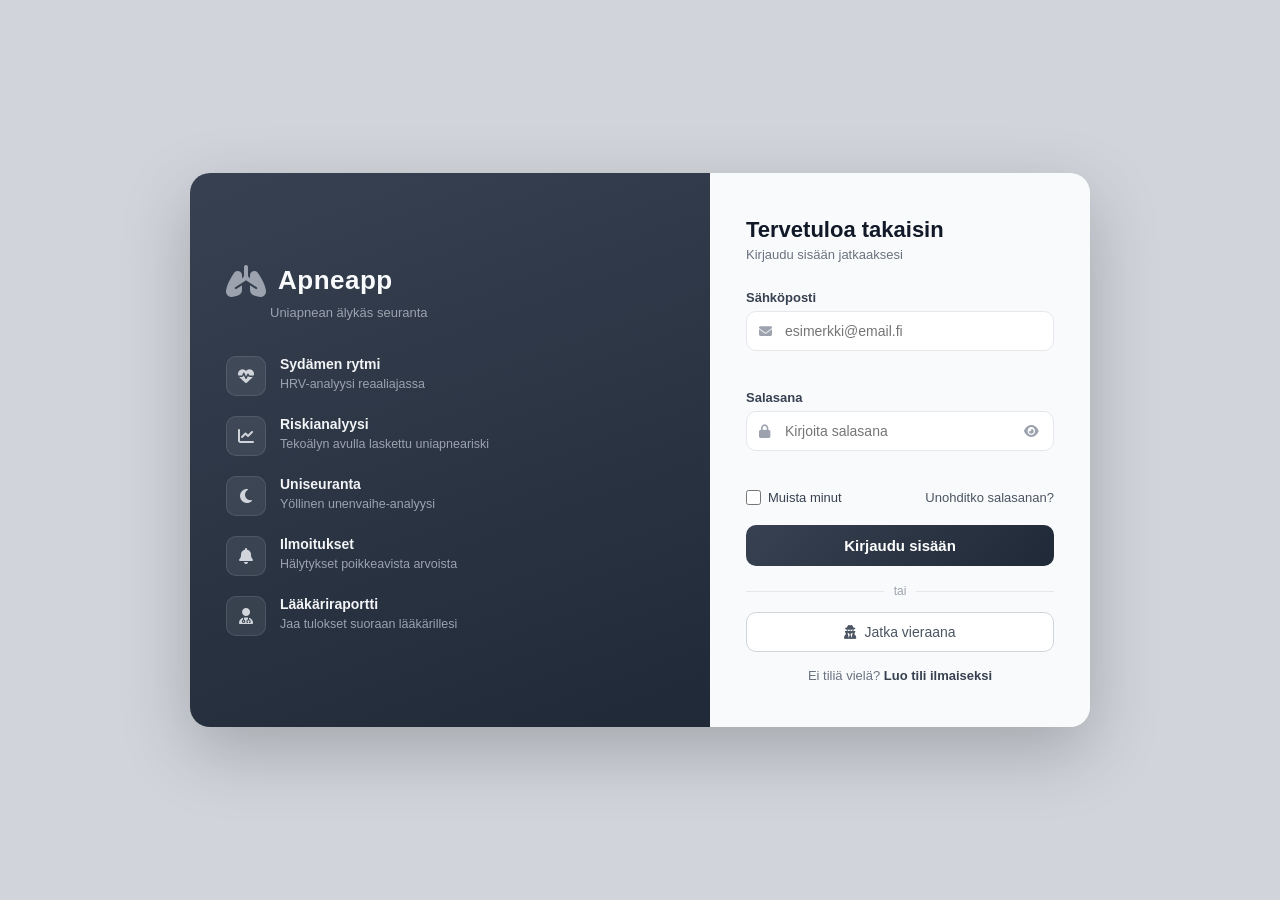
<file: apneapp-login/index.html>
<!DOCTYPE html>
<html lang="fi">
<head>
  <meta charset="UTF-8">
  <meta name="viewport" content="width=device-width, initial-scale=1.0">
  <title>Apneapp - Kirjautuminen</title>
  <link rel="stylesheet" href="style.css">
  <link rel="stylesheet" href="https://cdnjs.cloudflare.com/ajax/libs/font-awesome/6.5.0/css/all.min.css">
</head>
<body>

<div class="page-wrapper">

  <!-- LEFT PANEL -->
  <div class="side-panel">
    <div class="side-content">
      <div class="side-logo">
        <i class="fas fa-lungs"></i>
        <span>Apneapp</span>
      </div>
      <p class="side-tagline">Uniapnean älykäs seuranta</p>

      <ul class="feature-list">
        <li>
          <div class="feature-icon"><i class="fas fa-heartbeat"></i></div>
          <div>
            <strong>Sydämen rytmi</strong>
            <span>HRV-analyysi reaaliajassa</span>
          </div>
        </li>
        <li>
          <div class="feature-icon"><i class="fas fa-chart-line"></i></div>
          <div>
            <strong>Riskianalyysi</strong>
            <span>Tekoälyn avulla laskettu uniapneariski</span>
          </div>
        </li>
        <li>
          <div class="feature-icon"><i class="fas fa-moon"></i></div>
          <div>
            <strong>Uniseuranta</strong>
            <span>Yöllinen unenvaihe-analyysi</span>
          </div>
        </li>
        <li>
          <div class="feature-icon"><i class="fas fa-bell"></i></div>
          <div>
            <strong>Ilmoitukset</strong>
            <span>Hälytykset poikkeavista arvoista</span>
          </div>
        </li>
        <li>
          <div class="feature-icon"><i class="fas fa-user-md"></i></div>
          <div>
            <strong>Lääkäriraportti</strong>
            <span>Jaa tulokset suoraan lääkärillesi</span>
          </div>
        </li>
      </ul>
    </div>
  </div>

  <!-- RIGHT PANEL -->
  <div class="login-wrapper">
    <div class="login-container">

      <div class="login-header">
        <h2>Tervetuloa takaisin</h2>
        <p class="subtitle">Kirjaudu sisään jatkaaksesi</p>
      </div>

      <form id="loginForm" novalidate>

        <div class="input-group">
          <label for="email">Sähköposti</label>
          <div class="input-wrapper">
            <i class="fas fa-envelope input-icon"></i>
            <input type="email" id="email" placeholder="esimerkki@email.fi" autocomplete="email">
          </div>
          <span class="field-error" id="emailError"></span>
        </div>

        <div class="input-group">
          <label for="password">Salasana</label>
          <div class="input-wrapper">
            <i class="fas fa-lock input-icon"></i>
            <input type="password" id="password" placeholder="Kirjoita salasana" autocomplete="current-password">
            <button type="button" class="toggle-password" id="togglePassword" aria-label="Näytä salasana">
              <i class="fas fa-eye" id="eyeIcon"></i>
            </button>
          </div>
          <span class="field-error" id="passwordError"></span>
        </div>

        <div class="form-options">
          <label class="remember-me">
            <input type="checkbox" id="rememberMe">
            <span>Muista minut</span>
          </label>
          <a href="forgot-password.html" class="forgot-link">Unohditko salasanan?</a>
        </div>

        <button type="submit" class="btn-login" id="submitBtn">
          <span id="btnText">Kirjaudu sisään</span>
          <span class="spinner" id="spinner" hidden></span>
        </button>

      </form>

      <div id="message" class="message-box" hidden></div>

      <div class="divider"><span>tai</span></div>

      <button class="btn-guest" onclick="window.location.href='dashboard.html'">
        <i class="fas fa-user-secret"></i> Jatka vieraana
      </button>

      <p class="register-link">Ei tiliä vielä? <a href="register.html">Luo tili ilmaiseksi</a></p>

    </div>
  </div>

</div>

<script src="script.js"></script>
</body>
</html>
</file>
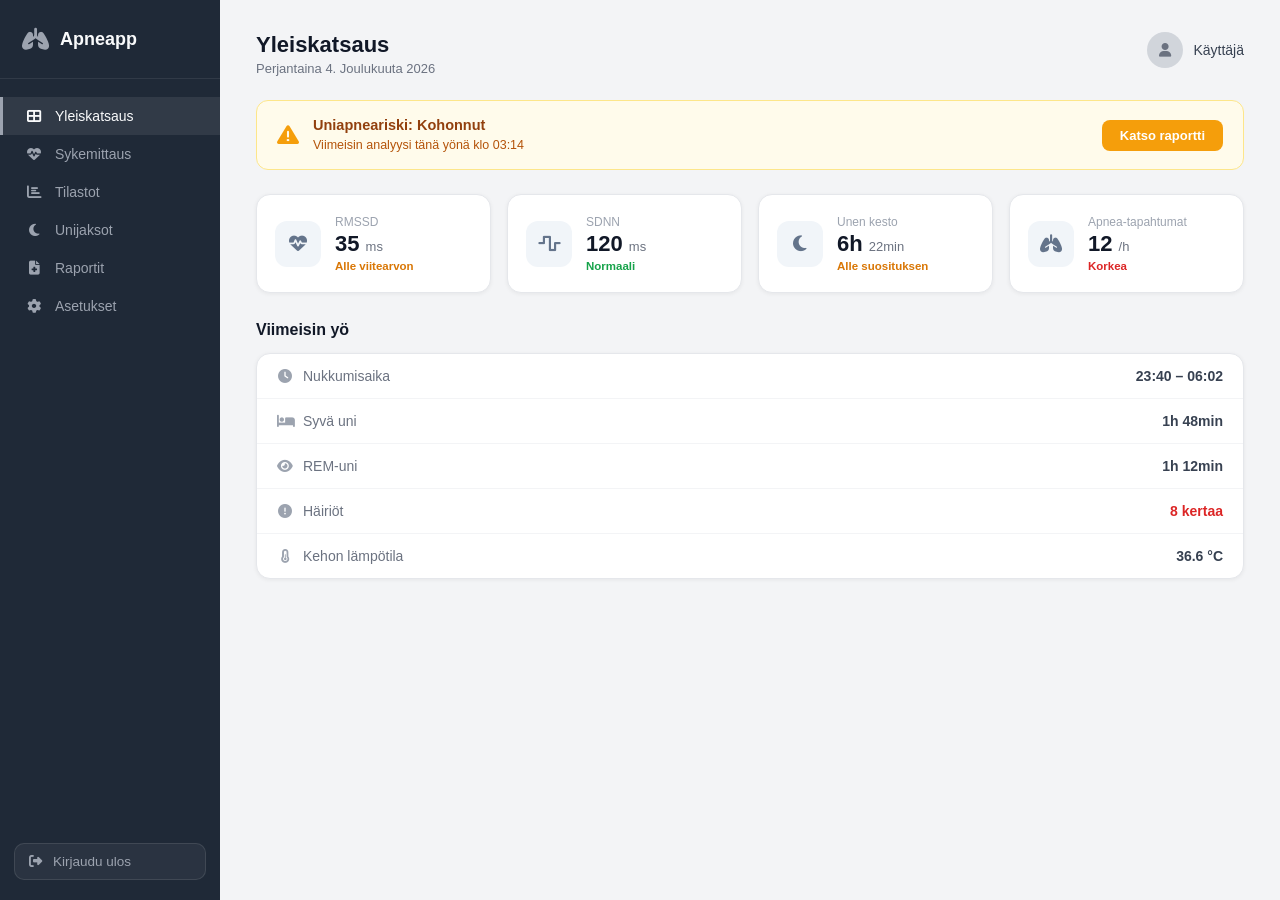
<file: apneapp-login/dashboard.html>
<!DOCTYPE html>
<html lang="fi">
<head>
  <meta charset="UTF-8">
  <meta name="viewport" content="width=device-width, initial-scale=1.0">
  <title>Apneapp - Dashboard</title>
  <link rel="stylesheet" href="style.css">
  <link rel="stylesheet" href="https://cdnjs.cloudflare.com/ajax/libs/font-awesome/6.5.0/css/all.min.css">
</head>
<body class="db-body">

  <!-- SIDEBAR -->
  <aside class="db-sidebar">
    <div class="db-sidebar-logo">
      <i class="fas fa-lungs"></i>
      <span>Apneapp</span>
    </div>
    <nav class="db-nav">
      <a href="#" class="db-nav-item active">
        <i class="fas fa-th-large"></i>
        <span>Yleiskatsaus</span>
      </a>
      <a href="#" class="db-nav-item">
        <i class="fas fa-heartbeat"></i>
        <span>Sykemittaus</span>
      </a>
      <a href="#" class="db-nav-item">
        <i class="fas fa-chart-bar"></i>
        <span>Tilastot</span>
      </a>
      <a href="#" class="db-nav-item">
        <i class="fas fa-moon"></i>
        <span>Unijaksot</span>
      </a>
      <a href="#" class="db-nav-item">
        <i class="fas fa-file-medical"></i>
        <span>Raportit</span>
      </a>
      <a href="#" class="db-nav-item">
        <i class="fas fa-cog"></i>
        <span>Asetukset</span>
      </a>
    </nav>
    <button class="db-logout" onclick="logout()">
      <i class="fas fa-sign-out-alt"></i>
      <span>Kirjaudu ulos</span>
    </button>
  </aside>

  <!-- MAIN CONTENT -->
  <main class="db-main">

    <!-- Top bar -->
    <header class="db-topbar">
      <div>
        <h1 class="db-title">Yleiskatsaus</h1>
        <p class="db-date" id="dbDate"></p>
      </div>
      <div class="db-user">
        <div class="db-avatar"><i class="fas fa-user"></i></div>
        <span>Käyttäjä</span>
      </div>
    </header>

    <!-- Risk banner -->
    <div class="db-risk-banner">
      <div class="db-risk-left">
        <i class="fas fa-exclamation-triangle"></i>
        <div>
          <strong>Uniapneariski: Kohonnut</strong>
          <span>Viimeisin analyysi tänä yönä klo 03:14</span>
        </div>
      </div>
      <button class="db-risk-btn">Katso raportti</button>
    </div>

    <!-- Metric cards -->
    <div class="db-cards">
      <div class="db-card">
        <div class="db-card-icon" style="background:#f1f5f9;">
          <i class="fas fa-heartbeat" style="color:#64748b;"></i>
        </div>
        <div class="db-card-info">
          <span class="db-card-label">RMSSD</span>
          <span class="db-card-value">35 <small>ms</small></span>
          <span class="db-card-sub db-sub-warn">Alle viitearvon</span>
        </div>
      </div>
      <div class="db-card">
        <div class="db-card-icon" style="background:#f1f5f9;">
          <i class="fas fa-wave-square" style="color:#64748b;"></i>
        </div>
        <div class="db-card-info">
          <span class="db-card-label">SDNN</span>
          <span class="db-card-value">120 <small>ms</small></span>
          <span class="db-card-sub db-sub-ok">Normaali</span>
        </div>
      </div>
      <div class="db-card">
        <div class="db-card-icon" style="background:#f1f5f9;">
          <i class="fas fa-moon" style="color:#64748b;"></i>
        </div>
        <div class="db-card-info">
          <span class="db-card-label">Unen kesto</span>
          <span class="db-card-value">6h <small>22min</small></span>
          <span class="db-card-sub db-sub-warn">Alle suosituksen</span>
        </div>
      </div>
      <div class="db-card">
        <div class="db-card-icon" style="background:#f1f5f9;">
          <i class="fas fa-lungs" style="color:#64748b;"></i>
        </div>
        <div class="db-card-info">
          <span class="db-card-label">Apnea-tapahtumat</span>
          <span class="db-card-value">12 <small>/h</small></span>
          <span class="db-card-sub db-sub-bad">Korkea</span>
        </div>
      </div>
    </div>

    <!-- Last session -->
    <section class="db-section">
      <h2 class="db-section-title">Viimeisin yö</h2>
      <div class="db-session">
        <div class="db-session-row">
          <span><i class="fas fa-clock"></i> Nukkumisaika</span>
          <strong>23:40 – 06:02</strong>
        </div>
        <div class="db-session-row">
          <span><i class="fas fa-bed"></i> Syvä uni</span>
          <strong>1h 48min</strong>
        </div>
        <div class="db-session-row">
          <span><i class="fas fa-eye"></i> REM-uni</span>
          <strong>1h 12min</strong>
        </div>
        <div class="db-session-row">
          <span><i class="fas fa-exclamation-circle"></i> Häiriöt</span>
          <strong class="db-sub-bad">8 kertaa</strong>
        </div>
        <div class="db-session-row">
          <span><i class="fas fa-thermometer-half"></i> Kehon lämpötila</span>
          <strong>36.6 °C</strong>
        </div>
      </div>
    </section>

  </main>

<script>
  // Set today's date
  const d = new Date();
  document.getElementById("dbDate").textContent =
    d.toLocaleDateString("fi-FI", { weekday: "long", year: "numeric", month: "long", day: "numeric" });

  // Sidebar active nav
  document.querySelectorAll(".db-nav-item").forEach(item => {
    item.addEventListener("click", function(e) {
      e.preventDefault();
      document.querySelectorAll(".db-nav-item").forEach(i => i.classList.remove("active"));
      this.classList.add("active");
    });
  });

  function logout() {
    window.location.href = "index.html";
  }
</script>

</body>
</html>
</file>
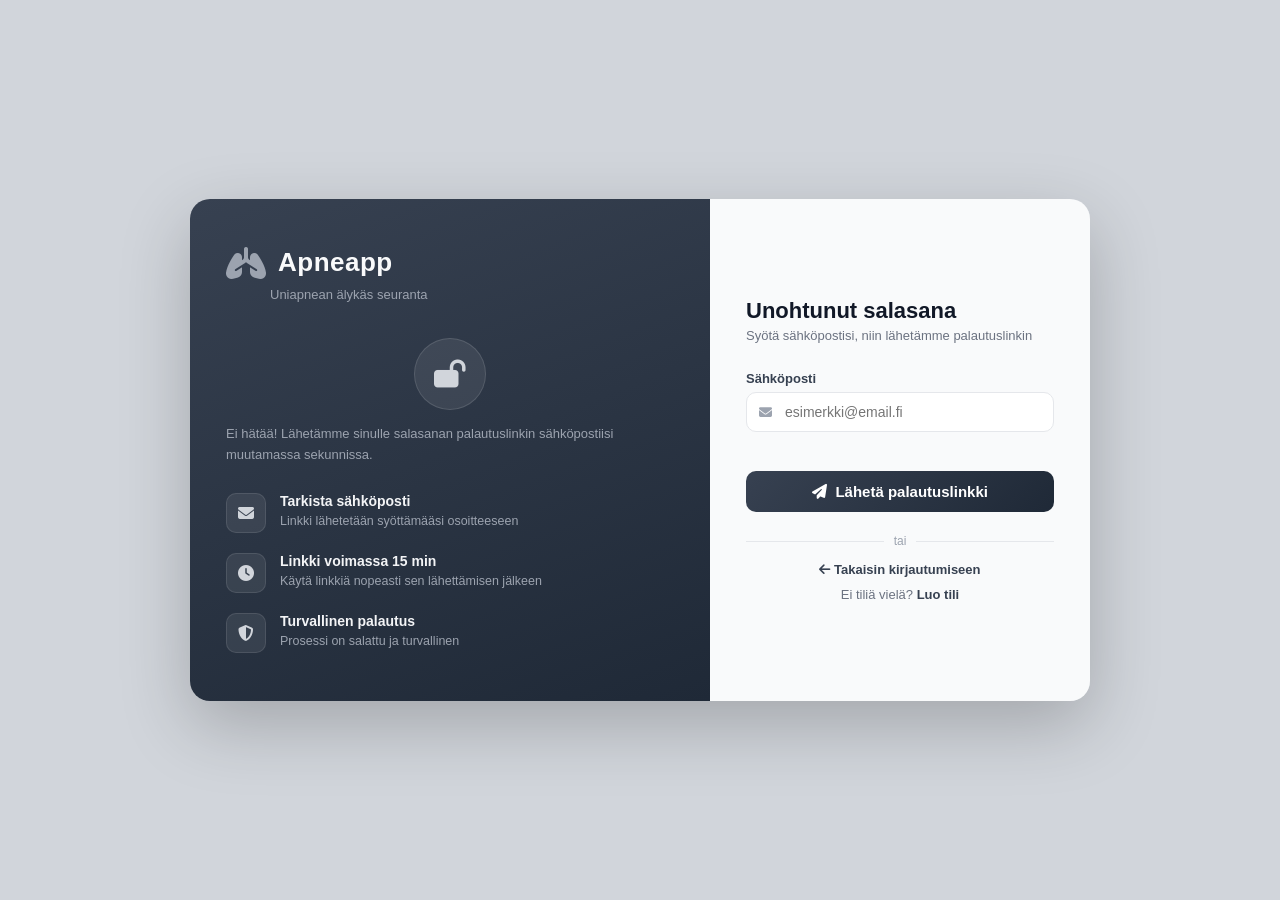
<file: apneapp-login/forgot-password.html>
<!DOCTYPE html>
<html lang="fi">
<head>
  <meta charset="UTF-8">
  <meta name="viewport" content="width=device-width, initial-scale=1.0">
  <title>Apneapp - Unohtunut salasana</title>
  <link rel="stylesheet" href="style.css">
  <link rel="stylesheet" href="https://cdnjs.cloudflare.com/ajax/libs/font-awesome/6.5.0/css/all.min.css">
</head>
<body>

<div class="page-wrapper">

  <!-- LEFT PANEL -->
  <div class="side-panel">
    <div class="side-content">
      <div class="side-logo">
        <i class="fas fa-lungs"></i>
        <span>Apneapp</span>
      </div>
      <p class="side-tagline">Uniapnean älykäs seuranta</p>

      <div class="fp-illustration">
        <div class="fp-lock-icon">
          <i class="fas fa-lock-open"></i>
        </div>
        <p>Ei hätää! Lähetämme sinulle salasanan palautuslinkin sähköpostiisi muutamassa sekunnissa.</p>
      </div>

      <ul class="feature-list" style="margin-top: 28px;">
        <li>
          <div class="feature-icon"><i class="fas fa-envelope"></i></div>
          <div>
            <strong>Tarkista sähköposti</strong>
            <span>Linkki lähetetään syöttämääsi osoitteeseen</span>
          </div>
        </li>
        <li>
          <div class="feature-icon"><i class="fas fa-clock"></i></div>
          <div>
            <strong>Linkki voimassa 15 min</strong>
            <span>Käytä linkkiä nopeasti sen lähettämisen jälkeen</span>
          </div>
        </li>
        <li>
          <div class="feature-icon"><i class="fas fa-shield-alt"></i></div>
          <div>
            <strong>Turvallinen palautus</strong>
            <span>Prosessi on salattu ja turvallinen</span>
          </div>
        </li>
      </ul>
    </div>
  </div>

  <!-- RIGHT PANEL -->
  <div class="login-wrapper">
    <div class="login-container">

      <!-- Step 1: Enter email -->
      <div id="step1">
        <div class="login-header">
          <h2>Unohtunut salasana</h2>
          <p class="subtitle">Syötä sähköpostisi, niin lähetämme palautuslinkin</p>
        </div>

        <form id="forgotForm" novalidate>
          <div class="input-group">
            <label for="email">Sähköposti</label>
            <div class="input-wrapper">
              <i class="fas fa-envelope input-icon"></i>
              <input type="email" id="email" placeholder="esimerkki@email.fi" autocomplete="email">
            </div>
            <span class="field-error" id="emailError"></span>
          </div>

          <button type="submit" class="btn-login" id="submitBtn" style="margin-top:6px;">
            <span id="btnText"><i class="fas fa-paper-plane"></i> &nbsp;Lähetä palautuslinkki</span>
            <span class="spinner" id="spinner" hidden></span>
          </button>
        </form>

        <div id="message" class="message-box" hidden></div>
      </div>

      <!-- Step 2: Confirmation -->
      <div id="step2" hidden>
        <div class="fp-success-box">
          <div class="fp-success-icon">
            <i class="fas fa-check"></i>
          </div>
          <h2>Sähköposti lähetetty!</h2>
          <p>Palautuslinkki on lähetetty osoitteeseen<br><strong id="sentEmail"></strong></p>
          <p class="fp-note">Tarkista myös roskapostikansio, jos et löydä viestiä.</p>
          <button class="btn-login" style="margin-top:20px;" onclick="resendEmail()">
            <i class="fas fa-redo"></i> &nbsp;Lähetä uudelleen
          </button>
        </div>
      </div>

      <div class="divider" style="margin-top:22px;"><span>tai</span></div>

      <p class="register-link">
        <a href="index.html"><i class="fas fa-arrow-left"></i> Takaisin kirjautumiseen</a>
      </p>
      <p class="register-link" style="margin-top:10px;">
        Ei tiliä vielä? <a href="register.html">Luo tili</a>
      </p>

    </div>
  </div>

</div>

<script>
  const form       = document.getElementById("forgotForm");
  const emailInput = document.getElementById("email");
  const emailError = document.getElementById("emailError");
  const submitBtn  = document.getElementById("submitBtn");
  const btnText    = document.getElementById("btnText");
  const spinner    = document.getElementById("spinner");
  const messageBox = document.getElementById("message");
  const step1      = document.getElementById("step1");
  const step2      = document.getElementById("step2");
  const sentEmail  = document.getElementById("sentEmail");

  emailInput.addEventListener("input", () => {
    emailError.textContent = "";
    emailInput.classList.remove("error");
  });

  function isValidEmail(e) {
    return /^[^\s@]+@[^\s@]+\.[^\s@]+$/.test(e);
  }

  function resendEmail() {
    step2.hidden = true;
    step1.hidden = false;
    emailInput.value = sentEmail.textContent;
  }

  form.addEventListener("submit", function(e) {
    e.preventDefault();
    messageBox.hidden = true;

    const email = emailInput.value.trim();

    if (!email || !isValidEmail(email)) {
      emailError.textContent = "Syötä kelvollinen sähköpostiosoite";
      emailInput.classList.add("error");
      return;
    }

    submitBtn.disabled = true;
    btnText.hidden     = true;
    spinner.hidden     = false;

    // Simulate sending
    setTimeout(() => {
      submitBtn.disabled = false;
      btnText.hidden     = false;
      spinner.hidden     = true;

      sentEmail.textContent = email;
      step1.hidden = true;
      step2.hidden = false;
    }, 1800);
  });
</script>

</body>
</html>
</file>
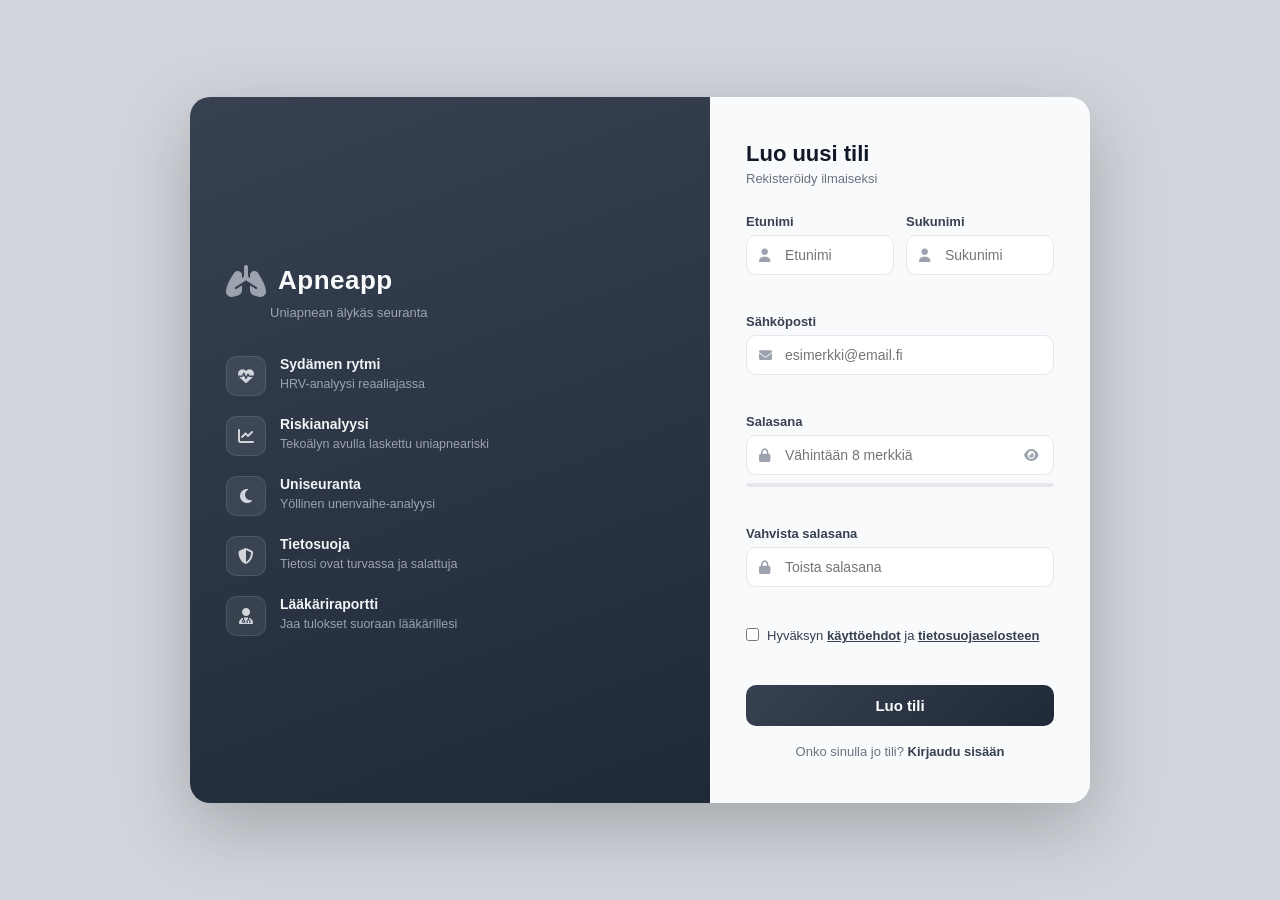
<file: apneapp-login/register.html>
<!DOCTYPE html>
<html lang="fi">
<head>
  <meta charset="UTF-8">
  <meta name="viewport" content="width=device-width, initial-scale=1.0">
  <title>Apneapp - Luo tili</title>
  <link rel="stylesheet" href="style.css">
  <link rel="stylesheet" href="https://cdnjs.cloudflare.com/ajax/libs/font-awesome/6.5.0/css/all.min.css">
</head>
<body>

<div class="page-wrapper">

  <!-- LEFT PANEL -->
  <div class="side-panel">
    <div class="side-content">
      <div class="side-logo">
        <i class="fas fa-lungs"></i>
        <span>Apneapp</span>
      </div>
      <p class="side-tagline">Uniapnean älykäs seuranta</p>

      <ul class="feature-list">
        <li>
          <div class="feature-icon"><i class="fas fa-heartbeat"></i></div>
          <div>
            <strong>Sydämen rytmi</strong>
            <span>HRV-analyysi reaaliajassa</span>
          </div>
        </li>
        <li>
          <div class="feature-icon"><i class="fas fa-chart-line"></i></div>
          <div>
            <strong>Riskianalyysi</strong>
            <span>Tekoälyn avulla laskettu uniapneariski</span>
          </div>
        </li>
        <li>
          <div class="feature-icon"><i class="fas fa-moon"></i></div>
          <div>
            <strong>Uniseuranta</strong>
            <span>Yöllinen unenvaihe-analyysi</span>
          </div>
        </li>
        <li>
          <div class="feature-icon"><i class="fas fa-shield-alt"></i></div>
          <div>
            <strong>Tietosuoja</strong>
            <span>Tietosi ovat turvassa ja salattuja</span>
          </div>
        </li>
        <li>
          <div class="feature-icon"><i class="fas fa-user-md"></i></div>
          <div>
            <strong>Lääkäriraportti</strong>
            <span>Jaa tulokset suoraan lääkärillesi</span>
          </div>
        </li>
      </ul>
    </div>
  </div>

  <!-- RIGHT PANEL -->
  <div class="login-wrapper">
    <div class="login-container">

      <div class="login-header">
        <h2>Luo uusi tili</h2>
        <p class="subtitle">Rekisteröidy ilmaiseksi</p>
      </div>

      <form id="registerForm" novalidate>

        <div class="input-row">
          <div class="input-group">
            <label for="firstName">Etunimi</label>
            <div class="input-wrapper">
              <i class="fas fa-user input-icon"></i>
              <input type="text" id="firstName" placeholder="Etunimi" autocomplete="given-name">
            </div>
            <span class="field-error" id="firstNameError"></span>
          </div>
          <div class="input-group">
            <label for="lastName">Sukunimi</label>
            <div class="input-wrapper">
              <i class="fas fa-user input-icon"></i>
              <input type="text" id="lastName" placeholder="Sukunimi" autocomplete="family-name">
            </div>
            <span class="field-error" id="lastNameError"></span>
          </div>
        </div>

        <div class="input-group">
          <label for="email">Sähköposti</label>
          <div class="input-wrapper">
            <i class="fas fa-envelope input-icon"></i>
            <input type="email" id="email" placeholder="esimerkki@email.fi" autocomplete="email">
          </div>
          <span class="field-error" id="emailError"></span>
        </div>

        <div class="input-group">
          <label for="password">Salasana</label>
          <div class="input-wrapper">
            <i class="fas fa-lock input-icon"></i>
            <input type="password" id="password" placeholder="Vähintään 8 merkkiä" autocomplete="new-password">
            <button type="button" class="toggle-password" id="togglePassword" aria-label="Näytä salasana">
              <i class="fas fa-eye" id="eyeIcon"></i>
            </button>
          </div>
          <div class="password-strength" id="strengthBar">
            <div class="strength-fill" id="strengthFill"></div>
          </div>
          <span class="strength-label" id="strengthLabel"></span>
          <span class="field-error" id="passwordError"></span>
        </div>

        <div class="input-group">
          <label for="confirmPassword">Vahvista salasana</label>
          <div class="input-wrapper">
            <i class="fas fa-lock input-icon"></i>
            <input type="password" id="confirmPassword" placeholder="Toista salasana" autocomplete="new-password">
          </div>
          <span class="field-error" id="confirmPasswordError"></span>
        </div>

        <label class="terms-label">
          <input type="checkbox" id="agreeTerms">
          <span>Hyväksyn <a href="#">käyttöehdot</a> ja <a href="#">tietosuojaselosteen</a></span>
        </label>
        <span class="field-error" id="termsError"></span>

        <button type="submit" class="btn-login" id="submitBtn" style="margin-top:18px;">
          <span id="btnText">Luo tili</span>
          <span class="spinner" id="spinner" hidden></span>
        </button>

      </form>

      <div id="message" class="message-box" hidden></div>

      <p class="register-link" style="margin-top:18px;">
        Onko sinulla jo tili? <a href="index.html">Kirjaudu sisään</a>
      </p>

    </div>
  </div>

</div>

<script>
  const form            = document.getElementById("registerForm");
  const firstNameInput  = document.getElementById("firstName");
  const lastNameInput   = document.getElementById("lastName");
  const emailInput      = document.getElementById("email");
  const passwordInput   = document.getElementById("password");
  const confirmInput    = document.getElementById("confirmPassword");
  const agreeTerms      = document.getElementById("agreeTerms");
  const toggleBtn       = document.getElementById("togglePassword");
  const eyeIcon         = document.getElementById("eyeIcon");
  const submitBtn       = document.getElementById("submitBtn");
  const btnText         = document.getElementById("btnText");
  const spinner         = document.getElementById("spinner");
  const messageBox      = document.getElementById("message");
  const strengthFill    = document.getElementById("strengthFill");
  const strengthLabel   = document.getElementById("strengthLabel");

  toggleBtn.addEventListener("click", () => {
    const show = passwordInput.type === "password";
    passwordInput.type = show ? "text" : "password";
    eyeIcon.className  = show ? "fas fa-eye-slash" : "fas fa-eye";
  });

  passwordInput.addEventListener("input", () => {
    const val = passwordInput.value;
    let score = 0;
    if (val.length >= 8)          score++;
    if (/[A-Z]/.test(val))        score++;
    if (/[0-9]/.test(val))        score++;
    if (/[^A-Za-z0-9]/.test(val)) score++;

    const colors = ["", "#ef4444", "#f59e0b", "#84cc16", "#22c55e"];
    const labels = ["", "Heikko", "Kohtalainen", "Hyvä", "Vahva"];
    strengthFill.style.width  = (score * 25) + "%";
    strengthFill.style.background = colors[score] || "#e5e7eb";
    strengthLabel.textContent = score > 0 ? labels[score] : "";
    strengthLabel.style.color = colors[score] || "";
    document.getElementById("passwordError").textContent = "";
    passwordInput.classList.remove("error");
  });

  ["firstName","lastName","email","confirmPassword"].forEach(id => {
    document.getElementById(id).addEventListener("input", () => {
      document.getElementById(id + "Error").textContent = "";
      document.getElementById(id).classList.remove("error");
    });
  });

  function isValidEmail(e) { return /^[^\s@]+@[^\s@]+\.[^\s@]+$/.test(e); }

  function showMessage(text, type) {
    messageBox.textContent = text;
    messageBox.className   = "message-box " + type;
    messageBox.hidden      = false;
  }

  form.addEventListener("submit", function(e) {
    e.preventDefault();
    messageBox.hidden = true;
    let valid = true;

    if (!firstNameInput.value.trim()) {
      document.getElementById("firstNameError").textContent = "Etunimi on pakollinen";
      firstNameInput.classList.add("error"); valid = false;
    }
    if (!lastNameInput.value.trim()) {
      document.getElementById("lastNameError").textContent = "Sukunimi on pakollinen";
      lastNameInput.classList.add("error"); valid = false;
    }
    if (!emailInput.value.trim() || !isValidEmail(emailInput.value.trim())) {
      document.getElementById("emailError").textContent = "Virheellinen sähköpostiosoite";
      emailInput.classList.add("error"); valid = false;
    }
    if (passwordInput.value.length < 8) {
      document.getElementById("passwordError").textContent = "Salasanan on oltava vähintään 8 merkkiä";
      passwordInput.classList.add("error"); valid = false;
    }
    if (confirmInput.value !== passwordInput.value) {
      document.getElementById("confirmPasswordError").textContent = "Salasanat eivät täsmää";
      confirmInput.classList.add("error"); valid = false;
    }
    if (!agreeTerms.checked) {
      document.getElementById("termsError").textContent = "Hyväksy käyttöehdot jatkaaksesi";
      valid = false;
    }

    if (!valid) return;

    submitBtn.disabled = true;
    btnText.hidden     = true;
    spinner.hidden     = false;

    setTimeout(() => {
      submitBtn.disabled = false;
      btnText.hidden     = false;
      spinner.hidden     = true;
      showMessage("Tili luotu onnistuneesti! Ohjataan kirjautumiseen...", "success");
      setTimeout(() => { window.location.href = "index.html"; }, 1500);
    }, 1500);
  });
</script>

</body>
</html>
</file>
<file: apneapp-login/style.css>
* {
  margin: 0;
  padding: 0;
  box-sizing: border-box;
}

body {
  font-family: 'Segoe UI', Arial, sans-serif;
  background: #d1d5db;
  min-height: 100vh;
  display: flex;
  align-items: center;
  justify-content: center;
  padding: 20px;
}

/* ===== PAGE WRAPPER (split layout) ===== */
.page-wrapper {
  display: flex;
  width: 100%;
  max-width: 900px;
  border-radius: 20px;
  overflow: hidden;
  box-shadow: 0 24px 70px rgba(0, 0, 0, 0.22);
  animation: fadeSlideUp 0.45s ease;
}

@keyframes fadeSlideUp {
  from { opacity: 0; transform: translateY(24px); }
  to   { opacity: 1; transform: translateY(0); }
}

/* ===== LEFT PANEL ===== */
.side-panel {
  flex: 1;
  background: linear-gradient(160deg, #374151 0%, #1f2937 100%);
  padding: 48px 36px;
  display: flex;
  align-items: center;
  color: white;
}

.side-content {
  width: 100%;
}

.side-logo {
  display: flex;
  align-items: center;
  gap: 12px;
  margin-bottom: 8px;
}

.side-logo i {
  font-size: 32px;
  color: #9ca3af;
}

.side-logo span {
  font-size: 26px;
  font-weight: 700;
  color: #f9fafb;
  letter-spacing: 0.5px;
}

.side-tagline {
  color: #9ca3af;
  font-size: 13px;
  margin-bottom: 36px;
  padding-left: 44px;
}

.feature-list {
  list-style: none;
  display: flex;
  flex-direction: column;
  gap: 20px;
}

.feature-list li {
  display: flex;
  align-items: flex-start;
  gap: 14px;
}

.feature-icon {
  width: 40px;
  height: 40px;
  background: rgba(255, 255, 255, 0.08);
  border-radius: 10px;
  display: flex;
  align-items: center;
  justify-content: center;
  font-size: 16px;
  color: #d1d5db;
  flex-shrink: 0;
  border: 1px solid rgba(255,255,255,0.1);
}

.feature-list li div strong {
  display: block;
  font-size: 14px;
  font-weight: 600;
  color: #f3f4f6;
  margin-bottom: 2px;
}

.feature-list li div span {
  font-size: 12.5px;
  color: #9ca3af;
  line-height: 1.4;
}

/* ===== RIGHT PANEL / LOGIN ===== */
.login-wrapper {
  width: 380px;
  flex-shrink: 0;
  background: #f9fafb;
  display: flex;
  align-items: center;
}

.login-container {
  width: 100%;
  padding: 44px 36px;
}

/* ===== HEADER ===== */
.login-header {
  margin-bottom: 28px;
}

.login-header h2 {
  font-size: 22px;
  font-weight: 700;
  color: #111827;
  margin-bottom: 4px;
}

.login-header .subtitle {
  color: #6b7280;
  font-size: 13px;
}

/* ===== INPUT GROUPS ===== */
.input-group {
  margin-bottom: 18px;
}

.input-group label {
  display: block;
  font-size: 13px;
  font-weight: 600;
  color: #374151;
  margin-bottom: 6px;
}

.input-wrapper {
  position: relative;
  display: flex;
  align-items: center;
}

.input-icon {
  position: absolute;
  left: 13px;
  color: #9ca3af;
  font-size: 13px;
  pointer-events: none;
}

.input-wrapper input {
  width: 100%;
  padding: 11px 13px 11px 38px;
  border: 1.5px solid #e5e7eb;
  border-radius: 10px;
  font-size: 14px;
  color: #111827;
  background: white;
  transition: border-color 0.2s, box-shadow 0.2s;
  outline: none;
  display: block;
  margin: 0;
}

.input-wrapper input:focus {
  border-color: #6b7280;
  box-shadow: 0 0 0 3px rgba(107, 114, 128, 0.15);
}

.input-wrapper input.error {
  border-color: #ef4444;
  box-shadow: 0 0 0 3px rgba(239, 68, 68, 0.1);
}

.toggle-password {
  position: absolute;
  right: 11px;
  background: none;
  border: none;
  cursor: pointer;
  color: #9ca3af;
  padding: 4px;
  font-size: 13px;
  transition: color 0.2s;
  line-height: 1;
}

.toggle-password:hover {
  color: #374151;
}

.field-error {
  display: block;
  font-size: 12px;
  color: #ef4444;
  margin-top: 5px;
  min-height: 16px;
}

/* ===== FORM OPTIONS ===== */
.form-options {
  display: flex;
  justify-content: space-between;
  align-items: center;
  margin-bottom: 20px;
}

.remember-me {
  display: flex;
  align-items: center;
  gap: 7px;
  cursor: pointer;
  font-size: 13px;
  color: #374151;
  user-select: none;
}

.remember-me input[type="checkbox"] {
  width: 15px;
  height: 15px;
  accent-color: #4b5563;
  cursor: pointer;
}

.forgot-link {
  font-size: 13px;
  color: #4b5563;
  text-decoration: none;
  font-weight: 500;
}

.forgot-link:hover {
  color: #1f2937;
  text-decoration: underline;
}

/* ===== SUBMIT BUTTON ===== */
.btn-login {
  width: 100%;
  padding: 12px;
  background: linear-gradient(135deg, #374151, #1f2937);
  color: white;
  border: none;
  border-radius: 10px;
  font-size: 15px;
  font-weight: 600;
  cursor: pointer;
  transition: transform 0.15s, box-shadow 0.15s, opacity 0.15s;
  display: flex;
  align-items: center;
  justify-content: center;
  gap: 10px;
  margin-bottom: 10px;
}

.btn-login:hover:not(:disabled) {
  transform: translateY(-2px);
  box-shadow: 0 8px 20px rgba(31, 41, 55, 0.4);
}

.btn-login:active:not(:disabled) {
  transform: translateY(0);
}

.btn-login:disabled {
  opacity: 0.65;
  cursor: not-allowed;
}

/* ===== GUEST BUTTON ===== */
.btn-guest {
  width: 100%;
  padding: 11px;
  background: white;
  color: #4b5563;
  border: 1.5px solid #d1d5db;
  border-radius: 10px;
  font-size: 14px;
  font-weight: 500;
  cursor: pointer;
  transition: border-color 0.2s, background 0.2s, transform 0.15s;
  display: flex;
  align-items: center;
  justify-content: center;
  gap: 8px;
  margin-bottom: 16px;
}

.btn-guest:hover {
  border-color: #6b7280;
  background: #f3f4f6;
  transform: translateY(-1px);
}

/* ===== SPINNER ===== */
.spinner {
  width: 17px;
  height: 17px;
  border: 2.5px solid rgba(255, 255, 255, 0.35);
  border-top-color: white;
  border-radius: 50%;
  animation: spin 0.7s linear infinite;
}

@keyframes spin {
  to { transform: rotate(360deg); }
}

/* ===== MESSAGE BOX ===== */
.message-box {
  margin-top: 14px;
  padding: 11px 15px;
  border-radius: 10px;
  font-size: 13px;
  text-align: center;
  font-weight: 500;
}

.message-box.success {
  background: #f0fdf4;
  color: #16a34a;
  border: 1px solid #bbf7d0;
}

.message-box.error {
  background: #fef2f2;
  color: #dc2626;
  border: 1px solid #fecaca;
}

/* ===== DIVIDER ===== */
.divider {
  display: flex;
  align-items: center;
  margin: 18px 0 14px;
  gap: 10px;
  color: #9ca3af;
  font-size: 12px;
}

.divider::before,
.divider::after {
  content: '';
  flex: 1;
  height: 1px;
  background: #e5e7eb;
}

/* ===== REGISTER LINK ===== */
.register-link {
  text-align: center;
  font-size: 13px;
  color: #6b7280;
}

.register-link a {
  color: #374151;
  text-decoration: none;
  font-weight: 700;
}

.register-link a:hover {
  text-decoration: underline;
}

/* ===== DASHBOARD ===== */
.dashboard-wrapper {
  width: 100%;
  max-width: 480px;
}

.dashboard {
  background: white;
  padding: 36px 32px;
  border-radius: 20px;
  box-shadow: 0 20px 60px rgba(0, 0, 0, 0.18);
  text-align: center;
}

.dashboard h1 {
  font-size: 26px;
  font-weight: 700;
  color: #111827;
  margin-bottom: 20px;
}

.dashboard h2 {
  font-size: 18px;
  color: #374151;
  margin-bottom: 14px;
}

.dashboard p {
  color: #6b7280;
  font-size: 15px;
  margin-bottom: 8px;
}

.dashboard button {
  margin-top: 20px;
  padding: 11px 28px;
  background: linear-gradient(135deg, #374151, #1f2937);
  color: white;
  border: none;
  border-radius: 10px;
  font-size: 15px;
  font-weight: 600;
  cursor: pointer;
  transition: transform 0.15s, box-shadow 0.15s;
}

.dashboard button:hover {
  transform: translateY(-2px);
  box-shadow: 0 6px 18px rgba(31, 41, 55, 0.35);
}

.risk {
  color: #f59e0b;
  font-weight: 700;
}

/* ===== REGISTER — two-col name row ===== */
.input-row {
  display: flex;
  gap: 12px;
}

.input-row .input-group {
  flex: 1;
}

/* ===== REGISTER — password strength ===== */
.password-strength {
  height: 4px;
  background: #e5e7eb;
  border-radius: 99px;
  margin-top: 8px;
  overflow: hidden;
}

.strength-fill {
  height: 100%;
  width: 0%;
  border-radius: 99px;
  transition: width 0.3s, background 0.3s;
}

.strength-label {
  font-size: 11.5px;
  font-weight: 600;
  margin-top: 4px;
  display: block;
}

/* ===== REGISTER — terms checkbox ===== */
.terms-label {
  display: flex;
  align-items: flex-start;
  gap: 8px;
  font-size: 13px;
  color: #374151;
  cursor: pointer;
  line-height: 1.5;
}

.terms-label input[type="checkbox"] {
  margin-top: 2px;
  accent-color: #4b5563;
  flex-shrink: 0;
}

.terms-label a {
  color: #374151;
  font-weight: 600;
  text-decoration: underline;
}

/* ===== DASHBOARD LAYOUT ===== */
.db-body {
  display: flex;
  background: #f3f4f6;
  align-items: stretch;
  justify-content: flex-start;
  padding: 0;
  min-height: 100vh;
}

/* Sidebar */
.db-sidebar {
  width: 220px;
  flex-shrink: 0;
  background: #1f2937;
  display: flex;
  flex-direction: column;
  padding: 28px 0 20px;
  min-height: 100vh;
  position: sticky;
  top: 0;
}

.db-sidebar-logo {
  display: flex;
  align-items: center;
  gap: 10px;
  padding: 0 22px 28px;
  border-bottom: 1px solid rgba(255,255,255,0.08);
  color: #f9fafb;
  font-size: 18px;
  font-weight: 700;
}

.db-sidebar-logo i {
  font-size: 22px;
  color: #9ca3af;
}

.db-nav {
  display: flex;
  flex-direction: column;
  padding: 18px 0;
  flex: 1;
}

.db-nav-item {
  display: flex;
  align-items: center;
  gap: 12px;
  padding: 11px 22px;
  color: #9ca3af;
  text-decoration: none;
  font-size: 14px;
  font-weight: 500;
  transition: background 0.15s, color 0.15s;
  border-left: 3px solid transparent;
}

.db-nav-item:hover {
  background: rgba(255,255,255,0.05);
  color: #f3f4f6;
}

.db-nav-item.active {
  background: rgba(255,255,255,0.08);
  color: #f9fafb;
  border-left-color: #9ca3af;
}

.db-nav-item i {
  width: 18px;
  text-align: center;
}

.db-logout {
  display: flex;
  align-items: center;
  gap: 10px;
  margin: 0 14px;
  padding: 10px 14px;
  background: rgba(255,255,255,0.05);
  color: #9ca3af;
  border: 1px solid rgba(255,255,255,0.1);
  border-radius: 10px;
  font-size: 13.5px;
  font-weight: 500;
  cursor: pointer;
  transition: background 0.15s, color 0.15s;
}

.db-logout:hover {
  background: rgba(255,255,255,0.1);
  color: #f3f4f6;
}

/* Main */
.db-main {
  flex: 1;
  padding: 32px 36px;
  overflow-y: auto;
}

.db-topbar {
  display: flex;
  justify-content: space-between;
  align-items: flex-start;
  margin-bottom: 24px;
}

.db-title {
  font-size: 22px;
  font-weight: 700;
  color: #111827;
}

.db-date {
  font-size: 13px;
  color: #6b7280;
  margin-top: 3px;
  text-transform: capitalize;
}

.db-user {
  display: flex;
  align-items: center;
  gap: 10px;
  font-size: 14px;
  color: #374151;
  font-weight: 500;
}

.db-avatar {
  width: 36px;
  height: 36px;
  background: #d1d5db;
  border-radius: 50%;
  display: flex;
  align-items: center;
  justify-content: center;
  color: #6b7280;
}

/* Risk Banner */
.db-risk-banner {
  background: #fffbeb;
  border: 1px solid #fde68a;
  border-radius: 12px;
  padding: 16px 20px;
  display: flex;
  align-items: center;
  justify-content: space-between;
  margin-bottom: 24px;
  gap: 12px;
}

.db-risk-left {
  display: flex;
  align-items: center;
  gap: 14px;
}

.db-risk-left > i {
  font-size: 22px;
  color: #f59e0b;
  flex-shrink: 0;
}

.db-risk-left strong {
  display: block;
  font-size: 14.5px;
  color: #92400e;
  margin-bottom: 2px;
}

.db-risk-left span {
  font-size: 12.5px;
  color: #b45309;
}

.db-risk-btn {
  padding: 8px 18px;
  background: #f59e0b;
  color: white;
  border: none;
  border-radius: 8px;
  font-size: 13px;
  font-weight: 600;
  cursor: pointer;
  white-space: nowrap;
  transition: background 0.15s;
}

.db-risk-btn:hover { background: #d97706; }

/* Metric cards */
.db-cards {
  display: grid;
  grid-template-columns: repeat(auto-fill, minmax(190px, 1fr));
  gap: 16px;
  margin-bottom: 28px;
}

.db-card {
  background: white;
  border-radius: 14px;
  padding: 20px 18px;
  display: flex;
  align-items: center;
  gap: 14px;
  box-shadow: 0 1px 4px rgba(0,0,0,0.06);
  border: 1px solid #e5e7eb;
}

.db-card-icon {
  width: 46px;
  height: 46px;
  border-radius: 12px;
  display: flex;
  align-items: center;
  justify-content: center;
  font-size: 18px;
  flex-shrink: 0;
}

.db-card-info {
  display: flex;
  flex-direction: column;
}

.db-card-label {
  font-size: 12px;
  color: #9ca3af;
  font-weight: 500;
  margin-bottom: 2px;
}

.db-card-value {
  font-size: 22px;
  font-weight: 700;
  color: #111827;
  line-height: 1.2;
}

.db-card-value small {
  font-size: 13px;
  font-weight: 500;
  color: #6b7280;
}

.db-card-sub {
  font-size: 11.5px;
  font-weight: 600;
  margin-top: 3px;
}

.db-sub-ok   { color: #16a34a; }
.db-sub-warn { color: #d97706; }
.db-sub-bad  { color: #dc2626; }

/* Last session */
.db-section-title {
  font-size: 16px;
  font-weight: 700;
  color: #111827;
  margin-bottom: 14px;
}

.db-session {
  background: white;
  border-radius: 14px;
  border: 1px solid #e5e7eb;
  overflow: hidden;
  box-shadow: 0 1px 4px rgba(0,0,0,0.06);
}

.db-session-row {
  display: flex;
  justify-content: space-between;
  align-items: center;
  padding: 14px 20px;
  font-size: 14px;
  color: #374151;
  border-bottom: 1px solid #f3f4f6;
}

.db-session-row:last-child {
  border-bottom: none;
}

.db-session-row span {
  display: flex;
  align-items: center;
  gap: 10px;
  color: #6b7280;
}

.db-session-row i {
  width: 16px;
  text-align: center;
  color: #9ca3af;
}

/* ===== FORGOT PASSWORD ===== */
.fp-illustration {
  margin-top: 32px;
  text-align: center;
}

.fp-lock-icon {
  width: 72px;
  height: 72px;
  background: rgba(255,255,255,0.08);
  border: 1px solid rgba(255,255,255,0.12);
  border-radius: 50%;
  display: flex;
  align-items: center;
  justify-content: center;
  margin: 0 auto 14px;
  font-size: 28px;
  color: #d1d5db;
}

.fp-illustration p {
  color: #9ca3af;
  font-size: 13px;
  line-height: 1.6;
  text-align: left;
  margin-top: 12px;
}

.fp-success-box {
  text-align: center;
  padding: 8px 0;
}

.fp-success-icon {
  width: 66px;
  height: 66px;
  background: #f0fdf4;
  border: 2px solid #bbf7d0;
  border-radius: 50%;
  display: flex;
  align-items: center;
  justify-content: center;
  margin: 0 auto 18px;
  font-size: 24px;
  color: #16a34a;
}

.fp-success-box h2 {
  font-size: 20px;
  font-weight: 700;
  color: #111827;
  margin-bottom: 10px;
}

.fp-success-box p {
  font-size: 14px;
  color: #6b7280;
  line-height: 1.6;
  margin-bottom: 6px;
}

.fp-success-box strong {
  color: #374151;
}

.fp-note {
  font-size: 12.5px !important;
  color: #9ca3af !important;
  margin-top: 8px;
}

/* ===== RESPONSIVE ===== */
@media (max-width: 700px) {
  .page-wrapper {
    flex-direction: column;
    max-width: 420px;
  }

  .side-panel {
    padding: 28px 24px;
  }

  .login-wrapper {
    width: 100%;
  }

  .login-container {
    padding: 32px 24px;
  }
}
</file>
